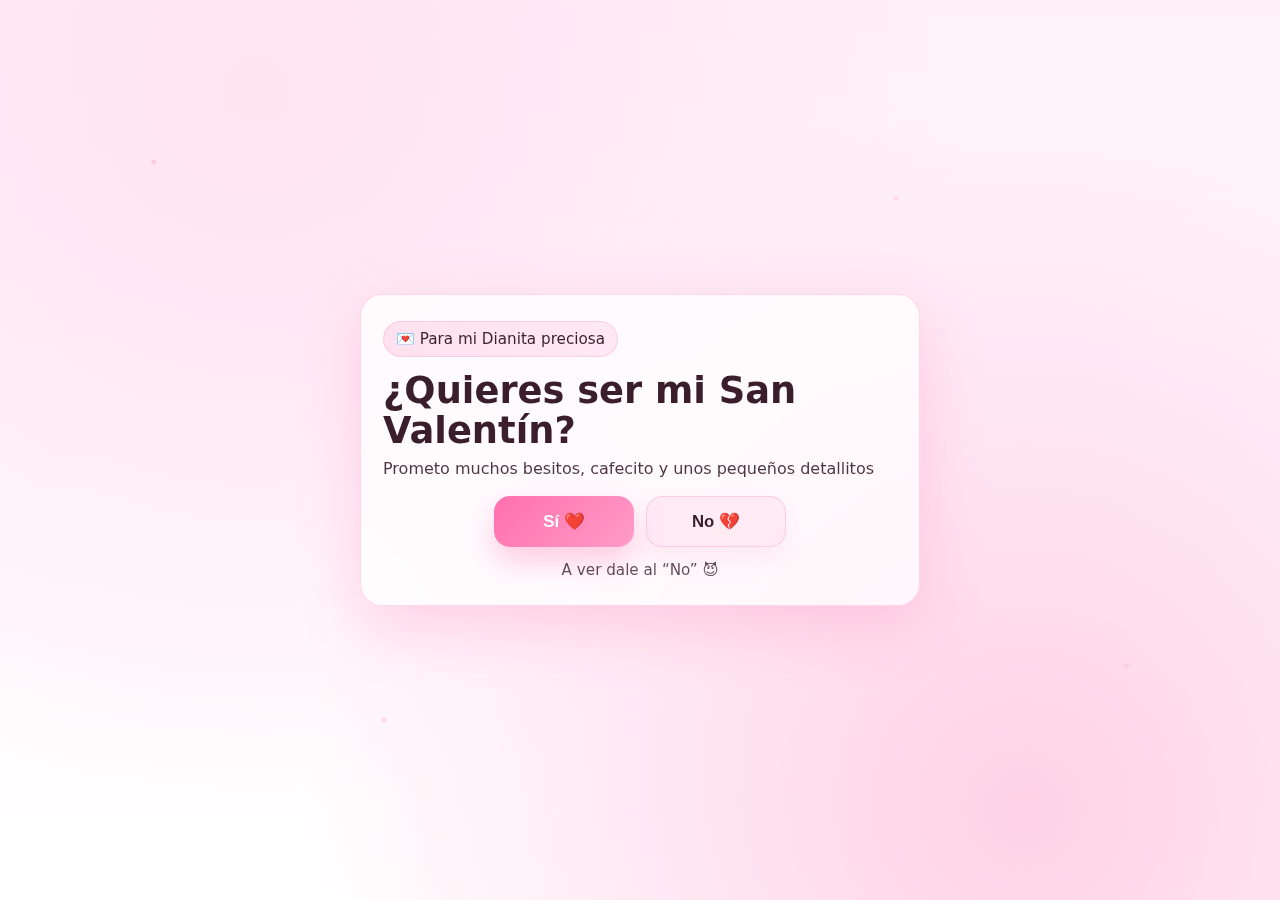
<file: index.html>
<!DOCTYPE html>
<html lang="es">
<head>
  <meta charset="UTF-8" />
  <meta name="viewport" content="width=device-width, initial-scale=1.0"/>
  <title>💗 San Valentín 💗</title>
  <link rel="stylesheet" href="styles.css" />
</head>
<body class="page page--ask">
  <div class="bg-hearts" aria-hidden="true"></div>

  <main class="card">
    <div class="badge">💌 Para mi Dianita preciosa </div>
    <h1>¿Quieres ser mi San Valentín? </h1>
    <p class="subtitle">Prometo muchos besitos, cafecito y unos pequeños detallitos</p>

    <div class="buttons">
      <button id="btnYes" class="btn btn--yes">Sí ❤️</button>
      <button id="btnNo" class="btn btn--no" type="button">No 💔 </button>
    </div>

    <p class="hint">A ver dale al  “No” 😈</p>
  </main>

  <script src="script.js"></script>
</body>
</html>
</file>
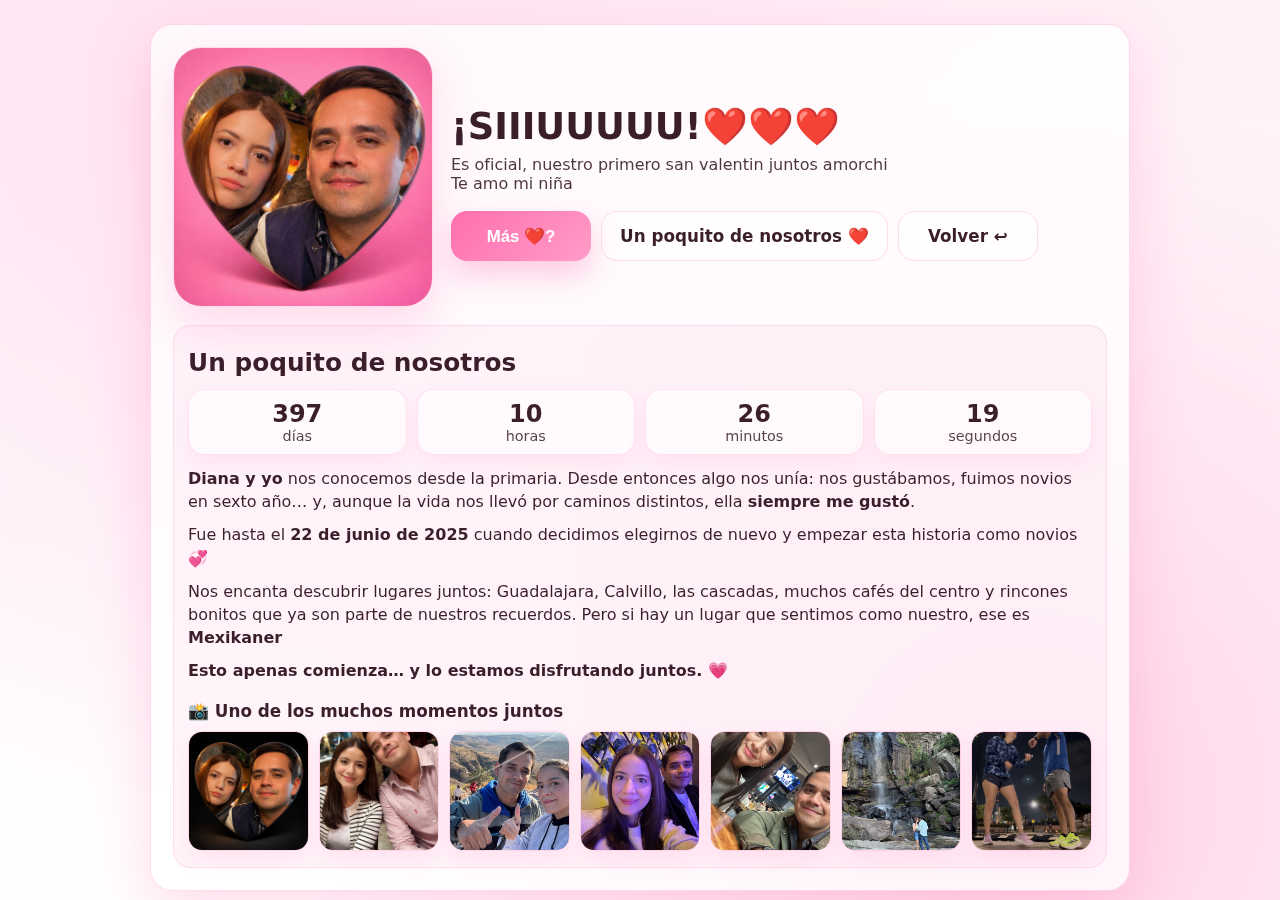
<file: yes.html>
<!DOCTYPE html>
<html lang="es">
<head>
  <meta charset="UTF-8" />
  <meta name="viewport" content="width=device-width, initial-scale=1.0"/>
  <title>💘 Dijo que sí 💘</title>
  <link rel="stylesheet" href="styles.css" />
</head>
<body class="page page--yes">
  <div class="bg-hearts" aria-hidden="true"></div>

  <main class="card card--wide">
    <div class="top-row">
      <img class="hero-heart" src="fotos/hero.jpg" alt="Diana y yo" />

      <div class="copy">
        <h1>¡SIIIUUUUU!❤️❤️❤️</h1>
        <p class="subtitle">
          Es oficial, nuestro primero san valentin juntos amorchi 
          <br/>Te amo mi niña 
        </p>

        <div class="mini-actions">
          <button class="btn btn--yes" id="confettiBtn">Más ❤️? </button>
          <a class="btn btn--ghost" href="#nosotros">Un poquito de nosotros ❤️</a>
          <a class="btn btn--ghost" href="index.html">Volver ↩</a>
        </div>
      </div>
    </div>

    <section id="nosotros" class="story">
      <h2> Un poquito de nosotros</h2>

      <div class="counter counter--live" aria-label="Tiempo juntos">
        <div class="counter__item">
          <div class="counter__num" id="daysTogether">—</div>
          <div class="counter__label">días</div>
        </div>
        <div class="counter__item">
          <div class="counter__num" id="hoursTogether">—</div>
          <div class="counter__label">horas</div>
        </div>
        <div class="counter__item">
          <div class="counter__num" id="minutesTogether">—</div>
          <div class="counter__label">minutos</div>
        </div>
        <div class="counter__item">
          <div class="counter__num" id="secondsTogether">—</div>
          <div class="counter__label">segundos</div>
        </div>
      </div>

      <p><strong>Diana y yo</strong> nos conocemos desde la primaria. Desde entonces algo nos unía: nos gustábamos, fuimos novios en sexto año… y, aunque la vida nos llevó por caminos distintos, ella <strong>siempre me gustó</strong>.</p>

      <p>Fue hasta el <strong>22 de junio de 2025</strong> cuando decidimos elegirnos de nuevo y empezar esta historia como novios 💞</p>

      <p>Nos encanta descubrir lugares juntos: Guadalajara, Calvillo, las cascadas, muchos cafés del centro y rincones bonitos que ya son parte de nuestros recuerdos. Pero si hay un lugar que sentimos como nuestro, ese es <strong>Mexikaner</strong> </p>

      <p class="story__end">Esto apenas comienza… y lo estamos disfrutando juntos. 💗</p>

      <h3 class="subheading">📸 Uno de los muchos momentos juntos </h3>
      <section class="gallery">
       <img src="fotos/coracho.png" alt="Foto 1" />
        <img src="fotos/2.jpg" alt="Foto 2" />
        <img src="fotos/3.jpg" alt="Foto 3" />
        <img src="fotos/4.jpg" alt="Foto 4" />
        <img src="fotos/5.jpg" alt="Foto 5" />
        <img src="fotos/6.jpg" alt="Foto 6" />
        <img src="fotos/7.jpg" alt="Foto 7" />
      </section>
    </section>
  </main>

  <script src="script.js"></script>
</body>
</html>
</file>
<file: styles.css>
:root{
  --pink-1:#ff6fae;
  --pink-2:#ff9cc8;
  --pink-3:#ffd1e6;
  --bg-1:#fff0f7;
  --bg-2:#ffe3f1;
  --text:#3a1f2b;
  --shadow: 0 20px 60px rgba(255, 111, 174, .25);
}

*{ box-sizing:border-box; }
html,body{ height:100%; scroll-behavior:smooth; }
body{
  margin:0;
  font-family: ui-sans-serif, system-ui, -apple-system, Segoe UI, Roboto, Arial;
  color:var(--text);
}

.page{
  min-height:100%;
  display:grid;
  place-items:center;
  padding:24px;
  background: radial-gradient(circle at 20% 10%, var(--bg-2), transparent 55%),
              radial-gradient(circle at 80% 90%, var(--pink-3), transparent 55%),
              linear-gradient(180deg, var(--bg-1), #ffffff);
  overflow:hidden;
  position:relative;
}

.card{
  width:min(560px, 92vw);
  background: rgba(255,255,255,.75);
  backdrop-filter: blur(10px);
  border: 1px solid rgba(255, 111, 174, .25);
  border-radius: 22px;
  padding: 26px 22px;
  box-shadow: var(--shadow);
  position:relative;
  z-index:2;
}

.card--wide{
  width:min(980px, 94vw);
  padding: 22px;
}

.badge{
  display:inline-flex;
  gap:8px;
  align-items:center;
  font-size:.95rem;
  padding:8px 12px;
  border-radius:999px;
  background: linear-gradient(90deg, rgba(255,111,174,.18), rgba(255,156,200,.18));
  border:1px solid rgba(255,111,174,.22);
}

h1{
  margin:14px 0 8px;
  font-size: clamp(1.7rem, 3vw, 2.3rem);
  line-height:1.1;
}

h2{
  margin: 6px 0 12px;
  font-size: clamp(1.2rem, 2.5vw, 1.55rem);
}

.subheading{
  margin: 18px 0 10px;
  font-size: 1.05rem;
}

.subtitle{
  margin: 0 0 18px;
  opacity:.9;
}

.hint{
  margin: 14px 0 0;
  text-align:center;
  font-size:.95rem;
  opacity:.8;
}

.buttons{
  display:flex;
  gap:12px;
  justify-content:center;
  flex-wrap:wrap;
  margin-top: 10px;
}

.btn{
  border:0;
  padding: 14px 18px;
  border-radius: 16px;
  font-weight: 800;
  font-size: 1.05rem;
  cursor:pointer;
  transition: transform .18s ease, box-shadow .18s ease, filter .18s ease;
  user-select:none;
  text-decoration:none;
  display:inline-flex;
  align-items:center;
  justify-content:center;
  min-width: 140px;
}

.btn:active{ transform: scale(.98); }

.btn--yes{
  background: linear-gradient(135deg, var(--pink-1), var(--pink-2));
  color:white;
  box-shadow: 0 14px 30px rgba(255, 111, 174, .35);
  position:relative;
  overflow:hidden;
}
.btn--yes::after{
  content:"";
  position:absolute;
  inset:-40%;
  background: radial-gradient(circle, rgba(255,255,255,.55), transparent 55%);
  transform: translateX(-60%) rotate(18deg);
  transition: transform .45s ease;
}
.btn--yes:hover{
  transform: translateY(-2px);
  filter: brightness(1.02);
}
.btn--yes:hover::after{
  transform: translateX(60%) rotate(18deg);
}

.btn--no{
  background: rgba(255, 111, 174, .10);
  border: 1px solid rgba(255, 111, 174, .25);
  color: var(--text);
  box-shadow: 0 12px 24px rgba(255, 111, 174, .12);
}
.btn--no:hover{ transform: translateY(-2px); }

.btn--ghost{
  background: rgba(255,255,255,.55);
  border: 1px solid rgba(255, 111, 174, .22);
  color: var(--text);
}

.bg-hearts{
  position:absolute;
  inset:0;
  z-index:0;
  pointer-events:none;
  background-image:
    radial-gradient(circle at 12% 18%, rgba(255,111,174,.22) 0 2px, transparent 3px),
    radial-gradient(circle at 70% 22%, rgba(255,156,200,.22) 0 2px, transparent 3px),
    radial-gradient(circle at 30% 80%, rgba(255,111,174,.20) 0 2px, transparent 3px),
    radial-gradient(circle at 88% 74%, rgba(255,156,200,.20) 0 2px, transparent 3px);
  filter: blur(.2px);
}

.top-row{
  display:grid;
  grid-template-columns: 260px 1fr;
  gap:18px;
  align-items:center;
  margin-bottom: 18px;
}

@media (max-width:820px){
  .top-row{ grid-template-columns: 1fr; justify-items:center; text-align:center; }
}

.hero-heart{
  width: 260px;
  height: 260px;
  object-fit: cover;
  border-radius: 28px;
  box-shadow: 0 18px 40px rgba(255, 111, 174, .22);
  border: 1px solid rgba(255, 111, 174, .22);
  background: rgba(255,255,255,.4);
}

@media (max-width:820px){
  .hero-heart{ width: min(320px, 86vw); height: auto; border-radius: 26px; }
}

.mini-actions{
  display:flex;
  gap:10px;
  flex-wrap:wrap;
  margin-top: 12px;
}

/* Story section */
.story{
  margin: 18px 0 0;
  padding: 16px 14px;
  border-radius: 18px;
  background: rgba(255, 209, 230, .22);
  border: 1px solid rgba(255, 111, 174, .18);
}
.story p{ margin: 10px 0; line-height: 1.45; }
.story__end{ font-weight: 800; }

/* Counter */
.counter{
  display:flex;
  gap:10px;
  flex-wrap:wrap;
  margin: 10px 0 12px;
}
.counter__item{
  flex: 1 1 120px;
  background: rgba(255,255,255,.6);
  border: 1px solid rgba(255, 111, 174, .18);
  border-radius: 16px;
  padding: 10px 12px;
  text-align:center;
  box-shadow: 0 10px 20px rgba(255, 111, 174, .10);
}
.counter__num{
  font-size: 1.5rem;
  font-weight: 900;
}
.counter__label{
  font-size: .9rem;
  opacity: .85;
}

.gallery{
  display:grid;
  grid-template-columns: repeat(7, 1fr);
  gap:10px;
}
.gallery img{
  width:100%;
  aspect-ratio: 1 / 1;
  object-fit: cover;
  border-radius: 14px;
  border: 1px solid rgba(255, 111, 174, .22);
  box-shadow: 0 10px 20px rgba(255, 111, 174, .12);
  transition: transform .18s ease;
}
.gallery img:hover{ transform: translateY(-2px) rotate(-0.4deg); }

@media (max-width:900px){
  .gallery{ grid-template-columns: repeat(3, 1fr); }
}
@media (max-width:520px){
  .gallery{ grid-template-columns: repeat(2, 1fr); }
}

/* Floating hearts (created by JS) */
.heart{
  position: fixed;
  left: 50%;
  top: 50%;
  transform: translate(-50%, -50%) scale(1);
  font-size: 18px;
  pointer-events:none;
  z-index: 999;
  opacity: 0;
  animation: popFloat 1.7s ease forwards;
  filter: drop-shadow(0 10px 16px rgba(255, 111, 174, .25));
}

@keyframes popFloat{
  0%{ opacity:0; transform: translate(-50%, -50%) scale(.6); }
  10%{ opacity:1; }
  100%{ opacity:0; transform: translate(calc(-50% + var(--dx)), calc(-50% + var(--dy))) scale(1.2); }
}
</file>
